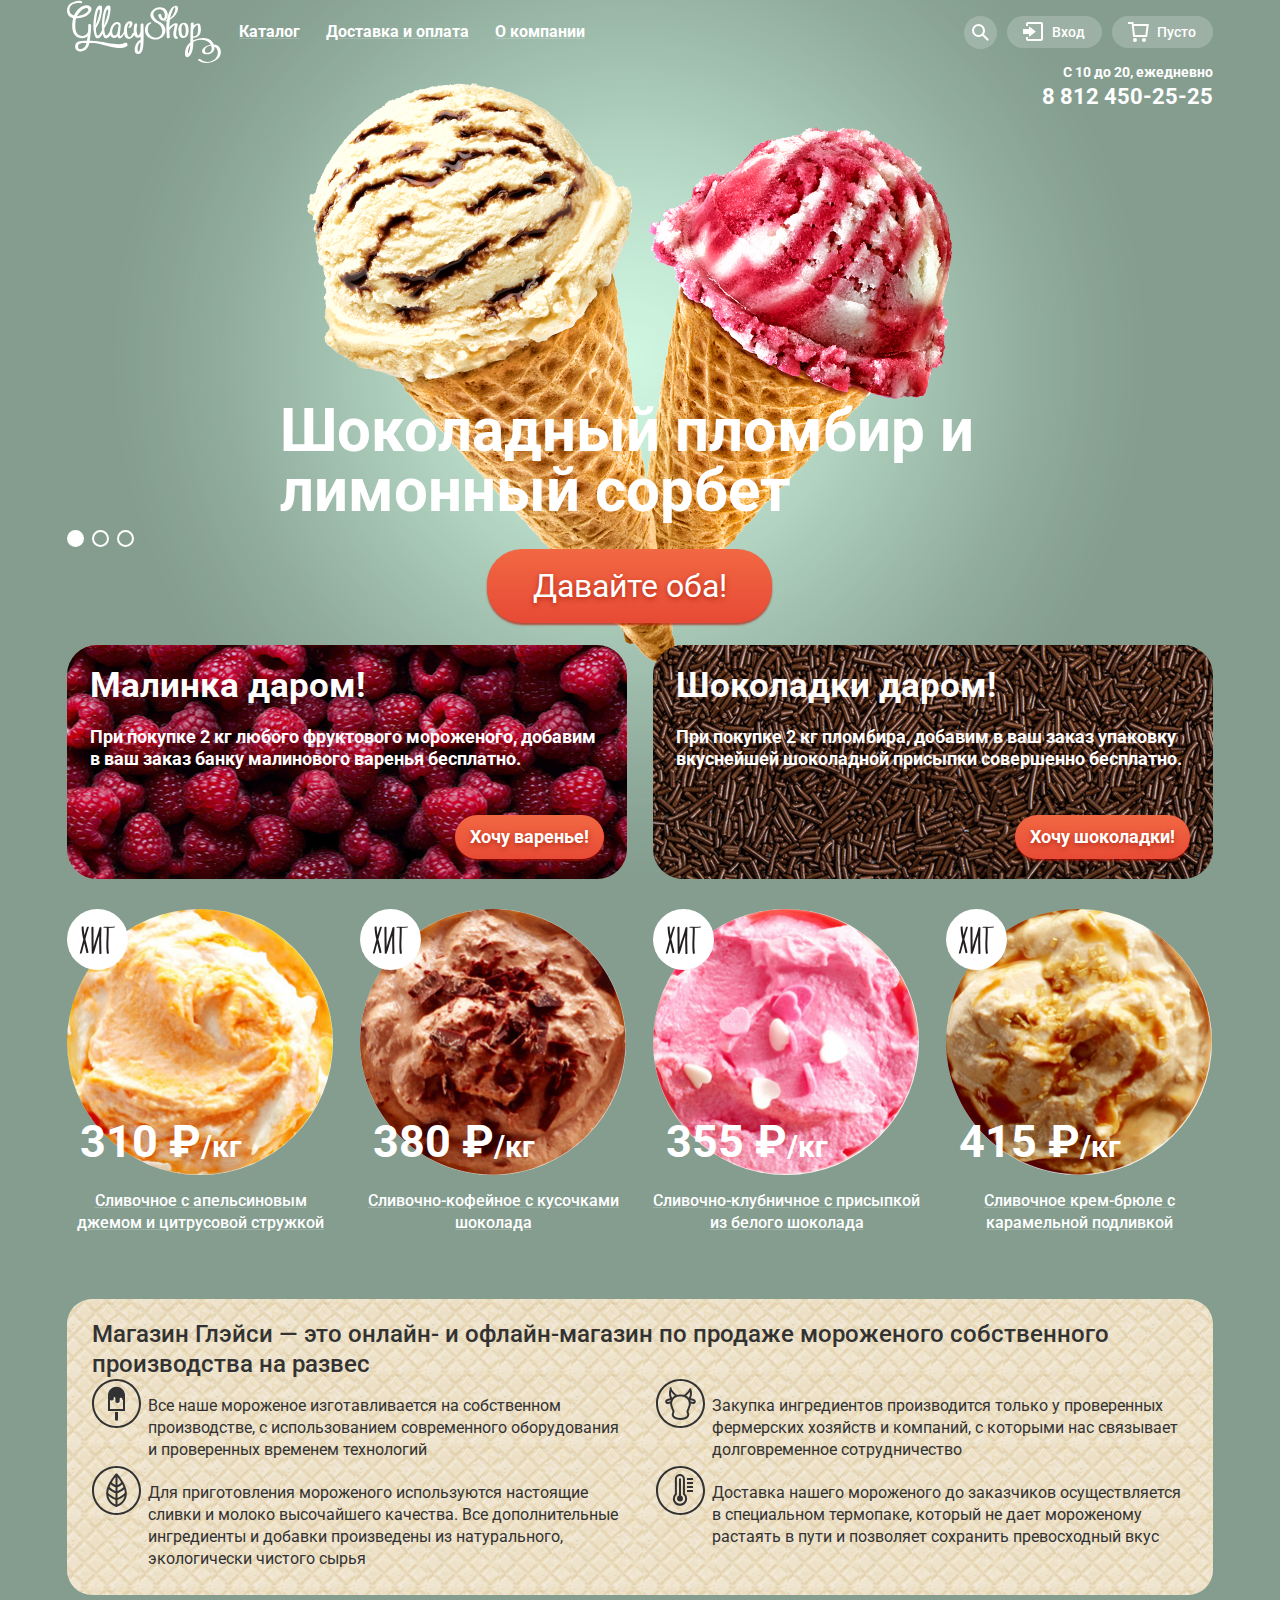
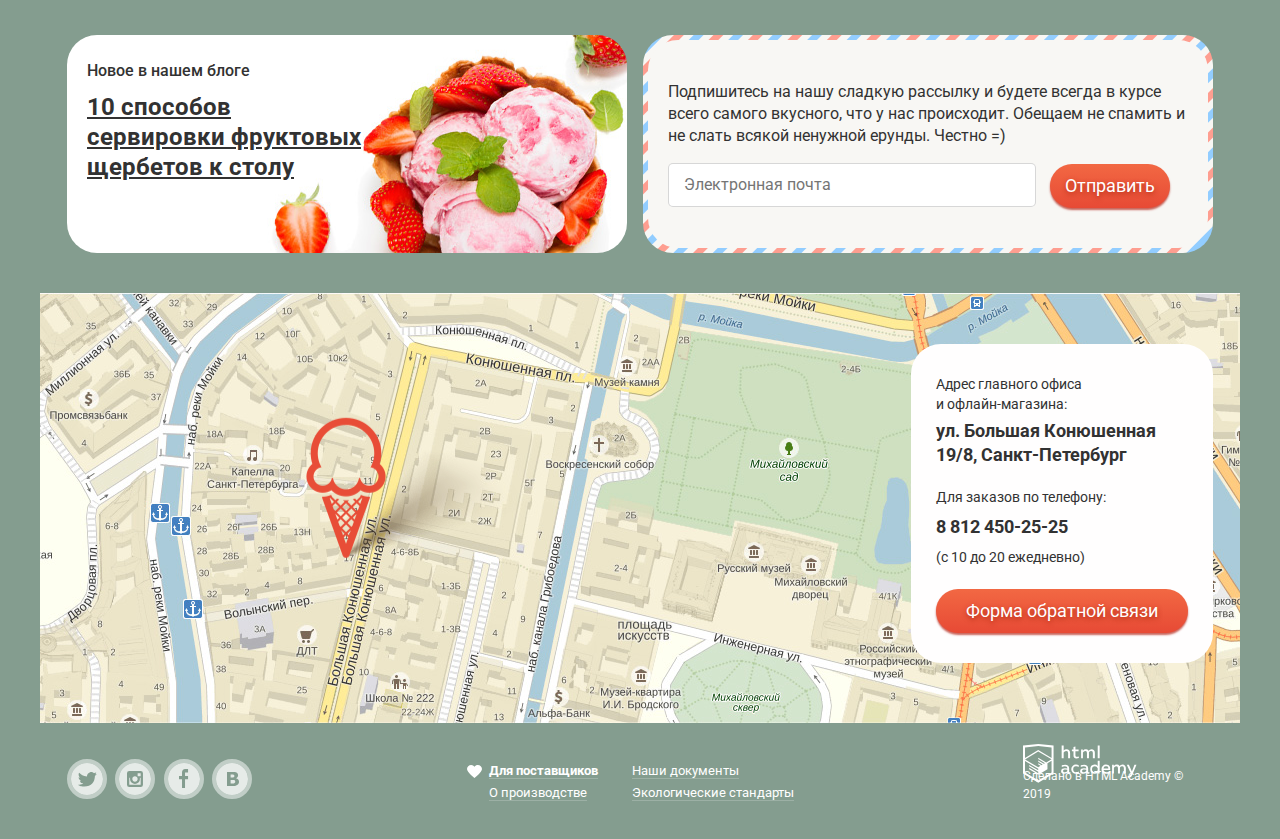
<file: index.html>
<!DOCTYPE html>
<html lang="ru">
<head>
  <meta charset="UTF-8">
  <meta name="description" content="">
  <meta name="keywords" content="">
  <meta name="viewport" content="width=device-width, initial-scale=1.0">
  <title>"Глейси"-Главная</title>
  <link rel="stylesheet" href="css/normalize.min.css">
  <link rel="stylesheet" href="css/style.css">
  <link rel="shortcut icon" href="img/service-img/favicon.ico" type="image/x-icon">
</head>
<body class="main-page">
  <header class="main-header container">
            <nav class="main-navigation">
              <a class="main-header-logo">
                <img src="img/service-img/Logo.svg" width="154" height="64" alt="Логотип магазина Глейси">
              </a>
              <ul class="menu">
                <li><a class="menu-link" href="#">Каталог</a>
                  <ul class="sub-menu">
                    <li class="new-items"><a href="#">Новинки</a></li>
                    <li><a href="catalog.html">Сливочное</a></li>
                    <li><a href="#">Щербеты</a></li>
                    <li><a href="#">Фруктовый лед</a></li>
                    <li><a href="#">Мелорин</a></li>
                  </ul>
                </li>
                <li><a class="menu-link" href="#">Доставка и оплата</a></li>
                <li><a class="menu-link" href="#">О компании</a></li>
              </ul>
            </nav>
            <div class="user-menu">
                  <div class="user-menu-item">
                    <a class="menu-link item-search" href="search.html"><span class="visually-hidden">поиск</span></a>
                    <section class="modal modal-search">
                        <h2 class="visually-hidden">поиск на сайте</h2>
                        <form class="search-form" action="#" method="post">
                          <label class="visually-hidden" for="search-input">поиск на сайте</label>
                          <input class="input search-input" id="search-input" type="search" name="search" placeholder="Что ищем?">
                        </form>
                      </section>
                  </div>
                  <div class="user-menu-item">
                    <a class="menu-link item-login" href="login.html">Вход</a>
                    <section class="modal modal-login">
                        <h2 class="visually-hidden" >Личный кабинет</h2>
                      <form class="login-form" action="https://echo.htmlacademy.ru" method="post">
                        <p>
                          <label class="visually-hidden" for="user-login">Электронная почта</label>
                          <input class="input input-login" id="user-login" type="email" name="login" placeholder="Электронная почта" required>
                        </p>
                        <p>
                          <label class="visually-hidden" for="user-password">Пароль</label>
                          <input class="input input-password" id="user-password" type="password" name="password" placeholder="Пароль" required>
                        </p>
                        <button class="btn">Войти</button>
                        <p>
                          <a class="login-link" href="#">Забыли пароль?</a>
                          <a class="login-link" href="#">Новая регистрация</a>
                        </p>
                      </form>
                    </section>
                  </div>
                  <div class="user-menu-item">
                    <a class="menu-link item-cart" href="cart.html">Пусто</a>
                  </div>
            </div>
          <p class="header-contacts">С 10 до 20, ежедневно<a class="header-phone" href="tel:+78124502525">8 812 450-25-25</a></p>
  </header>
 <main>
   <div class="container">
    <!--promo-->
    <section class="slider">
      <h2 class="visually-hidden">Вкусные предложения</h2>
      <div class="slider-controls">
          <button class="btn-slide btn-slide-active">Первый</button>
          <button class="btn-slide">Второй</button>
          <button class="btn-slide">Третий</button>
      </div>
      <ul class="slider-list">
        <li class="slide-img slide-img-active">
        <img src="img/content-img/slide-1.png" width="1045" height="881" alt="Крем-брюле и пломбир с малиновым джемом">
          <div class="slider-content">
            <h3 class="slide-title">Шоколадный пломбир и лимонный сорбет</h3>
            <a class="btn slide-btn" href="#">Давайте оба!</a>
          </div>
        </li>
        <li class="slide-img">
          <img src="img/content-img/slide-2.png" width="1045" height="881" alt="Шоколадный пломбир и лимонный сорбет">
          <div class="slider-content">
            <h3 class="slide-title">Шоколадный пломбир и лимонный сорбет</h3>
            <a class="btn slide-btn" href="#">Давайте оба!</a>
          </div>
        </li>
        <li class="slide-img">
          <img src="img/content-img/slide-3.png" width="1045" height="881" alt="Пломбир с помадкой и клубничный щербет">
          <div class="slider-content">
            <h3 class="slide-title">Пломбир с помадкой и клубничный щербет</h3>
            <a class="btn slide-btn" href="#">Давайте оба!</a>
          </div>
        </li>
      </ul>


    </section>
      <!--special-offers-->
  <section class="special-offer">
      <h2 class="visually-hidden">Специальные предложения</h2>
      <ul>
        <li>
          <h3 class="offer-title">Малинка даром!</h3>
          <p class="offer-text">
            При покупке 2 кг любого фруктового мороженого, добавим в ваш заказ банку малинового варенья бесплатно.
          </p>
          <a class="btn" href="#">Хочу варенье!</a>
        </li>
        <li>
          <h3 class="offer-title">Шоколадки даром!</h3>
          <p class="offer-text">
            При покупке 2 кг пломбира, добавим в ваш заказ упаковку вкуснейшей шоколадной присыпки совершенно бесплатно.
        </p>
          <a class="btn" href="#">Хочу шоколадки!</a>
        </li>
      </ul>
    </section>
    <!--hits-->
    <section class="catalog catalog-hits">
      <h2 class="visually-hidden">хиты продаж</h2>
      <ul class="catalog-list">
        <li class="catalog-item">
          <!-- при клике на ссылку открыается карточка товара-->
          <a class="product-wrap" href="#">
            <img class="product-preview" width="266" height="266" src="img/content-img/1.jpg" alt="Сливочное с апельсиновым джемом и цитрусовой стружкой">
            <h3 class="product-title">Сливочное с апельсиновым джемом и цитрусовой стружкой</h3>
          </a>
          <p class="product-price">310 &#8381;<span>/кг</span></p>
          <div class="hover-wrap">
           <a class="btn btn-hidden" href="#">Быстрый просмотр</a>
          </div>
        </li>
        <li class="catalog-item">
          <!-- при клике на ссылку открыается карточка товара-->
          <a class="product-wrap" href="catalog.html">
            <img class="product-preview" width="266" height="266" src="img/content-img/2.jpg" alt="Сливочно-кофейное с кусочками шоколада">
            <h3 class="product-title">Сливочно-кофейное с кусочками шоколада</h3>
          </a>
          <p class="product-price">380 &#8381;<span>/кг</span></p>
          <div class="hover-wrap">
            <a class="btn btn-hidden" href="#">Быстрый просмотр</a>
          </div>
        </li>
        <li class="catalog-item">
          <!-- при клике на ссылку открыается карточка товара-->
          <a class="product-wrap" href="#">
            <img class="product-preview" width="266" height="266" src="img/content-img/3.jpg" alt="Сливочно-клубничное с присыпкой из белого шоколада">
            <h3 class="product-title">Сливочно-клубничное с присыпкой из белого шоколада</h3>
          </a>
          <p class="product-price">355 &#8381;<span>/кг</span></p>
          <div class="hover-wrap">
            <a class="btn btn-hidden" href="#">Быстрый просмотр</a>
          </div>
        </li>
        <li class="catalog-item">
          <!-- при клике на ссылку открыается карточка товара-->
          <a class="product-wrap" href="#">
            <img class="product-preview" width="266" height="266" src="img/content-img/4.jpg" alt="Сливочное крем-брюле с карамельной подливкой">
            <h3 class="product-title">Сливочное крем-брюле с карамельной подливкой</h3>
          </a>
          <p class="product-price">415 &#8381;<span>/кг</span></p>
          <div class="hover-wrap">
            <a class="btn btn-hidden" href="#">Быстрый просмотр</a>
          </div>
        </li>
      </ul>
    </section>
    <section class="features">
      <h1 class="main-title">Магазин Глэйси — это онлайн- и офлайн-магазин по продаже мороженого собственного производства на развес</h1>
      <ul class="feature-list">
        <li class="feature-item feature-tech">
          Все наше мороженое изготавливается на собственном производстве, с использованием современного оборудования и проверенных временем технологий
        </li>
        <li class="feature-item feature-farm">
          Закупка ингредиентов  производится только у проверенных фермерских хозяйств и компаний, с которыми нас связывает долговременное сотрудничество
        </li>
        <li class="feature-item feature-raw">
          Для приготовления мороженого используются настоящие сливки и молоко высочайшего качества. Все дополнительные ингредиенты и добавки произведены из натурального, экологически чистого сырья
        </li>
        <li class="feature-item feature-delivery">
          Доставка нашего мороженого до заказчиков осуществляется в специальном термопаке, который не дает мороженому растаять в пути и позволяет сохранить превосходный вкус
        </li>
      </ul>
    </section>
    <section class="news">
    <h2 class="visually-hidden">Новости</h2>
    <!--blog-->
    <article class="news-item item-blog">
      <p>Новое в нашем блоге</p>
      <h2 class="blog-title"><a href="#">10 способов сервировки фруктовых щербетов к столу</a></h2>
    </article>
    <!--subscribe-->
    <div class="item-subscribe-wrap">
      <div class="news-item  item-subscribe">
        <p>Подпишитесь на нашу сладкую рассылку и будете всегда в курсе всего самого вкусного, что у нас происходит. Обещаем не спамить и не слать всякой ненужной ерунды. Честно =)</p>
        <form class="subscribe-form" action="#" method="post">
          <label class="visually-hidden" for="user-email">Электронная почта</label>
          <input class="input input-email" id="user-email" type="email" name="user-email" placeholder="Электронная почта" required>
          <button class="btn" type="submit">Отправить</button>
        </form>
      </div>
    </div>
    </section>
  </div>
  <section class="contacts">
    <h2 class="visually-hidden">контакты</h2>
    <div class="contacts-map">
      <div id="map" class="map"></div>
      <p class="map-static-wrap">
        <img src="img/service-img/map.jpg"  width="1200" height="430" alt="ул. Большая Конюшенная 19/8, Санкт-Петербург">
        <span class="map-pin"></span>
      </p>
    </div>
    <div class="container">
      <div class="contacts-block">
        <p>Адрес главного офиса и офлайн-магазина:</p>
        <p class="contacts-adress">ул. Большая Конюшенная 19/8, Санкт-Петербург</p>
        <p>Для заказов по телефону:<a class="contacts-phone" href="tel:+78124502525">8 812 450-25-25</a> (с 10 до 20 ежедневно)</p>
        <a class="btn btn-feedback" href="feedback.html">Форма обратной связи</a>
      </div>
    </div>
  </section>
 </main>
 <footer class="page-footer container">
   <ul class="footer-social">
     <li>
       <a class="social-btn" href="#" aria-label="магазин Глейси в Твиттер">
        <span class="visually-hidden">Твиттер</span>
        <svg xmlns="http://www.w3.org/2000/svg" width="32" height="32">
          <path fill="#FFF" d="M16 0C7.164 0 0 7.164 0 16c0 8.837 7.164 16 16 16 8.837 0 16-7.163 16-16 0-8.836-7.163-16-16-16zm7.944 12.809c-.251 6.516-3.463 10.832-10.992 10.702h-.486c-.447 0-4.543-.443-5.344-1.823 2.479.19 4.247-.406 5.12-1.136-1.048-.289-2.923-.461-3.251-2.848.384.104.618.221 1.299.113-1.307-.824-2.758-1.519-2.679-3.643.311.317 1.164.518 1.46.457-.768-.233-2.149-3.244-.974-4.781 1.984 1.79 4.075 3.482 7.804 3.643.227-2.214 1.24-3.699 3.168-4.325 1.84-.479 3.255.26 3.901 1.138.737-.224 1.453-.466 2.193-.685-.004.833-.569 1.463-.935 1.709.747.165 1.423-.475 1.423-.475-.184.963-1.094 1.725-1.707 1.954z"/>
        </svg>
      </a>
      </li>
     <li>
       <a class="social-btn" href="#" aria-label="магазин Глейси в Инстраграмм">
         <span class="visually-hidden">Инстраграмм</span>
         <svg xmlns="http://www.w3.org/2000/svg" width="32" height="32">
          <g fill="#FFF">
            <path d="M20.916 16a4.938 4.938 0 1 1-9.877 0c0-.394.051-.773.138-1.14h-.897v6.838h11.396V14.86h-.897c.086.367.137.746.137 1.14z"/><path d="M15.978 18.659c1.466 0 2.659-1.193 2.659-2.659s-1.193-2.659-2.659-2.659c-1.466 0-2.659 1.193-2.659 2.659s1.192 2.659 2.659 2.659zM18.637 10.302h3.039v3.039h-3.039z"/>
            <path d="M16 0C7.164 0 0 7.164 0 16c0 8.837 7.164 16 16 16 8.837 0 16-7.163 16-16 0-8.836-7.163-16-16-16zm7.955 21.698a2.285 2.285 0 0 1-2.279 2.279H10.279A2.285 2.285 0 0 1 8 21.698V10.302a2.286 2.286 0 0 1 2.279-2.279h11.396a2.286 2.286 0 0 1 2.279 2.279v11.396z"/></g>
        </svg>
        </a>
      </li>
     <li>
      <a class="social-btn" href="#" aria-label="магазин Глейси в Фейсбуке">
        <span class="visually-hidden">Фейсбук</span>
        <svg xmlns="http://www.w3.org/2000/svg" width="32" height="32">
          <path fill="#FFF" d="M16 0C7.164 0 0 7.163 0 16s7.164 16 16 16c8.837 0 16-7.164 16-16S24.837 0 16 0zm4.062 9.455h-3.021v3.444h3.021v3.445h-3.021v8.61H14.02v-8.61H11v-3.445h3.021V9.455c0-1.902 1.353-3.445 3.021-3.445h3.021v3.445z"/>
        </svg>
      </a>
    </li>
     <li>
       <a class="social-btn" href="#" aria-label="магазин Глейси во Вконтакте">
         <span class="visually-hidden">Вконтакте</span>
         <svg xmlns="http://www.w3.org/2000/svg" width="32" height="32">
          <g fill="#FFF">
            <path d="M16.637 14.495c.402-.019.719-.082.951-.188.326-.145.54-.33.641-.559.101-.229.15-.496.15-.797 0-.232-.058-.465-.174-.697-.116-.232-.322-.405-.617-.517-.264-.1-.592-.155-.984-.165a76.242 76.242 0 0 0-1.652-.014h-.339v2.965h.565c.571 0 1.057-.009 1.459-.028zM18.118 17.084c-.282-.081-.672-.125-1.166-.132a127.97 127.97 0 0 0-1.55-.009h-.79v3.493h.264c1.014 0 1.74-.003 2.18-.009a3.2 3.2 0 0 0 1.212-.245c.377-.157.633-.364.774-.625s.214-.562.214-.9c0-.446-.088-.788-.261-1.03-.17-.241-.464-.423-.877-.543z"/>
            <path d="M16 0C7.164 0 0 7.164 0 16c0 8.837 7.164 16 16 16 8.837 0 16-7.163 16-16 0-8.836-7.163-16-16-16zm6.602 20.531a3.73 3.73 0 0 1-1.124 1.327c-.552.415-1.161.71-1.823.886s-1.501.264-2.519.264h-6.121V8.987h5.443c1.13 0 1.957.038 2.48.113a5.126 5.126 0 0 1 1.561.5c.533.27.929.632 1.189 1.087.26.455.392.975.392 1.558 0 .678-.179 1.278-.536 1.795-.358.518-.863.92-1.517 1.208v.075c.917.182 1.642.559 2.179 1.13.537.571.807 1.325.807 2.261 0 .678-.138 1.283-.411 1.817z"/>
          </g>
        </svg>
        </a>
      </li>
   </ul>
   <ul class="footer-menu">
     <li class="suppliers"><a href="#">Для поставщиков</a></li>
     <li><a href="#">Наши документы</a></li>
     <li><a href="#">О производстве</a></li>
     <li><a href="#">Экологические стандарты</a></li>
   </ul>
   <p class="footer-copyright">
      <a class="copyright-btn" href="https://htmlacademy.ru" aria-label="сайт разработчиков"><span class="visually-hidden">HTML Academy</span></a>
      <span>Сделано в HTML Academy &copy; 2019</span>
    </p>
 </footer>
 <section class="modal modal-feedback">
  <h2 class="visually-hidden">обратная связь</h2>
  <b>Мы обязательно вам ответим!</b>
  <form class="feedback-form" action="https://echo.htmlacademy.ru" method="post">
    <p>
      <label class="visually-hidden" for="user-name">имя</label>
      <input class="input feedback-input" type="text" name="fedback-name" id="user-name" placeholder="Как вас зовут?">
    </p>
    <p>
      <label class="visually-hidden" for="feddback-email">почта</label>
      <input class="input feedback-input" type="email" name="feddback-email" id="feddback-email" placeholder="Ваша почта для ответа?">
    </p>
    <p>
      <label class="visually-hidden" for="message">текст обращения</label>
      <textarea class="input feedback-message" name="message" id="message" rows="6" placeholder="Напишите что-нибудь..."></textarea>
    </p>
    <button class="btn" type="submit">Отправить</button>
  </form>
  <button class="modal-close" type="button" aria-label="закрыть форму обратной связи">Закрыть</button>
 </section>
 <div class="overlay"></div>
 <script src="https://api-maps.yandex.ru/2.1/?apikey=<3e3d67cb-e68e-4bba-af9b-1404fe80264e>&lang=ru_RU" type="text/javascript"></script>
 <script src="js/main.js"></script>
</body>
</html>
</file>
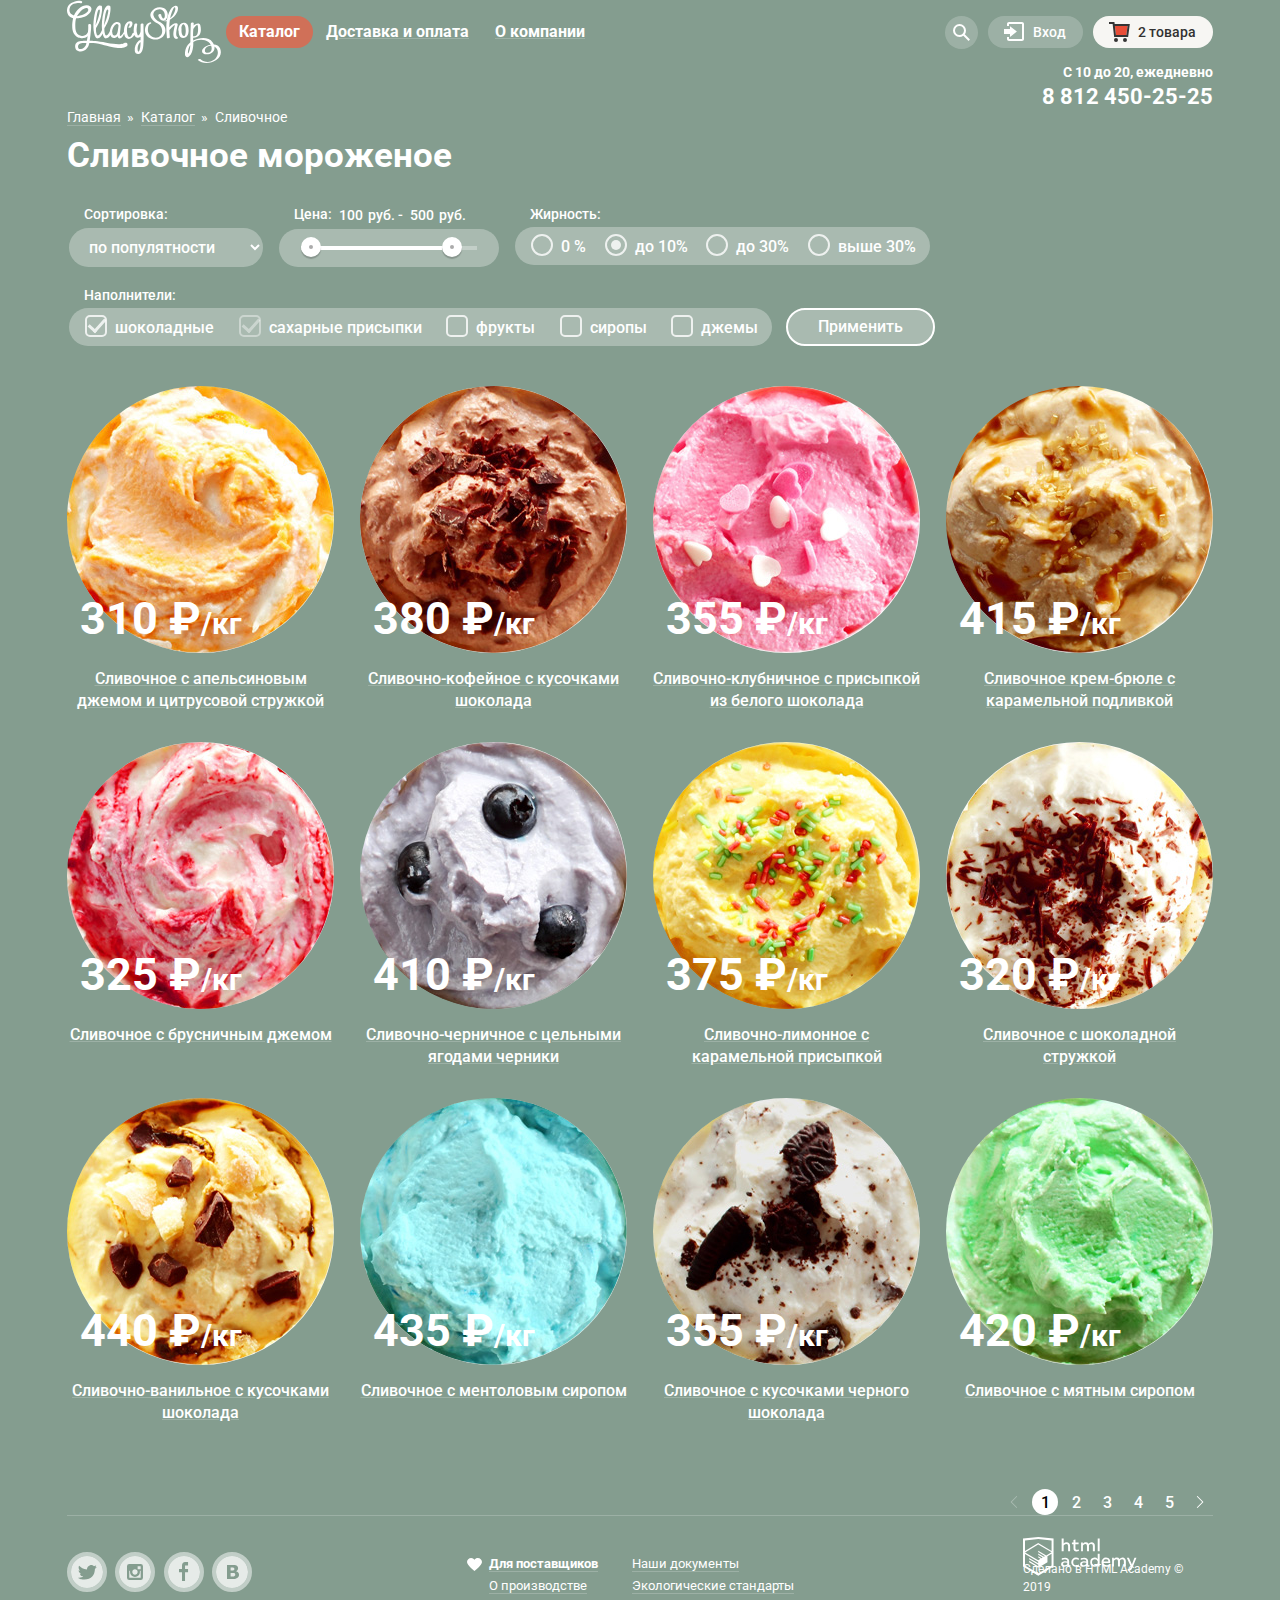
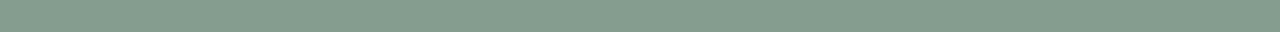
<file: catalog.html>
<!DOCTYPE html>
<html lang="en">
<head>
    <meta charset="UTF-8">
    <meta name="viewport" content="width=device-width, initial-scale=1.0">
    <meta http-equiv="X-UA-Compatible" content="ie=edge">
    <meta name="description" content="">
    <meta name="keywords" content="">
    <meta name="viewport" content="width=device-width, initial-scale=1.0">
    <title>"Глейси"-Каталог</title>
    <link rel="stylesheet" href="css/normalize.min.css">
    <link rel="stylesheet" href="css/style.css">
    <link rel="shortcut icon" href="img/service-img/favicon.ico" type="image/x-icon">
</head>
<body class="inner-page">
    <header class="main-header container">
            <nav class="main-navigation">
              <a class="main-header-logo" href="index.html">
                <img src="img/service-img/Logo.svg" width="154" height="64" alt="Логотип магазина Глейси">
              </a>
              <ul class="menu">
                <li><a class="menu-link active" href="#">Каталог</a>
                  <ul class="sub-menu">
                    <li class="new-items"><a href="#">Новинки</a></li>
                    <li class="sub-menu-active"><a href="catalog.html">Сливочное</a></li>
                    <li><a href="#">Щербеты</a></li>
                    <li><a href="#">Фруктовый лед</a></li>
                    <li><a href="#">Мелорин</a></li>
                  </ul>
                </li>
                <li><a class="menu-link" href="#">Доставка и оплата</a></li>
                <li><a class="menu-link" href="#">О компании</a></li>
              </ul>
            </nav>
            <div class="user-menu">
                  <div class="user-menu-item">
                    <a class="menu-link item-search" href="search.html"><span class="visually-hidden">поиск</span></a>
                    <section class="modal modal-search">
                        <h2 class="visually-hidden">поиск на сайте</h2>
                        <form class="search-form" action="#" method="post">
                          <label class="visually-hidden" for="search-input">поиск на сайте</label>
                          <input class="input search-input" id="search-input" type="search" name="search" placeholder="Что ищем?">
                        </form>
                      </section>
                  </div>
                  <div class="user-menu-item">
                    <a class="menu-link item-login" href="login.html">Вход</a>
                    <section class="modal modal-login">
                        <h2 class="visually-hidden" >Личный кабинет</h2>
                      <form class="login-form" action="https://echo.htmlacademy.ru" method="post">
                        <p>
                          <label class="visually-hidden" for="user-login">Электронная почта</label>
                          <input class="input input-login" id="user-login" type="email" name="login" placeholder="Электронная почта">
                        </p>
                        <p>
                          <label class="visually-hidden" for="user-password">Пароль</label>
                          <input class="input input-password" id="user-password" type="password" name="password" placeholder="Пароль">
                        </p>
                        <button class="btn">Войти</button>
                        <p>
                          <a class="login-link" href="#">Забыли пароль?</a>
                          <a class="login-link" href="#">Новая регистрация</a>
                        </p>
                      </form>
                    </section>
                  </div>
                  <div class="user-menu-item">
                    <a class="menu-link item-cart cart-fill" href="cart.html">2 товара</a>
                    <section class="modal modal-cart">
                      <h2 class="visually-hidden">корзина</h2>
                      <table class="cart-table">
                          <tr class="cart-table-row">
                            <td><button class="cart-close" type="button">удалить</button></td>
                            <td class="product-img"><img src="img/content-img/1.jpg" width="33" height="33" alt="Пломбир с апельсиновым джемом"></td>
                            <td class="product-description product-title"><a href="#">Пломбир с апельсиновым джемом</a></td>
                            <td class="product-description product-weight">1,5 кг x <span class="price-weight">200 руб.</span></td>
                            <td class="product-description cart-price">300 руб.</td>
                          </tr>
                          <tr class="cart-table-row">
                            <td><button class="cart-close" type="button">удалить</button></td>
                            <td class="product-img"><img src="img/content-img/3.jpg" width="33" height="33" alt="Клубничный пломбир с присыпкой
                              из белого шоколада"></td>
                            <td class="product-description product-title "><a href="#">Клубничный пломбир с присыпкой
                              из белого шоколада</a></td>
                            <td class="product-description product-weight">1,5 кг x <span class="price-weight">300 руб.</span></td>
                            <td class="product-description cart-price">450 руб.</td>
                          </tr>
                      </table>
                      <p class="cart-total">Итого: <span class="total-price">750</span> руб.</p>
                      <button class="btn" type="button">Оформить заказ</button>
                  </section>
                  </div>
            </div>
          <p class="header-contacts">С 10 до 20, ежедневно<a class="header-phone" href="tel:+78124502525">8 812 450-25-25</a></p>
    </header>
    <main class="container">
        <ul class="breadcrumbs">
            <li><a href="index.html">Главная</a></li>
            <li><a href="#">Каталог</a></li>
            <li class="breadcrumbs-current">Сливочное</li>
        </ul>
        <h1 class="main-title">Cливочное мороженое</h1>
        <!--filters-->
        <section class="filters">
            <h2 class="visually-hidden">Фильтр товаров</h2>
            <form class="filter" method="get" action="https://echo.htmlacademy.ru">
                <fieldset class="filter-group group-sort">
                    <label class="filter-group-title" for="filter-sort">Cортировка:</label>
                    <p class="filter-field">
                      <select name="filter-sort" id="filter-sort">
                        <option value="1">по популятности</option>
                        <option value="2">сначала недорогие</option>
                        <option value="3">сначала дорогие</option>
                          <option value="4">по жирности</option>
                      </select>
                    </p>
                </fieldset>
                <fieldset class="filter-group group-price">
                    <div>
                      <div class="filter-group-title">
                        <span>Цена:</span>
                        <div class="price-controls">
                          <label class="min-price">
                              <input type="text" name="min-price" value="100">
                              руб. -
                          </label>
                          <label class="max-price">
                              <input type="text" name="min-price" value=500>
                              руб.
                          </label>
                        </div>
                      </div>
                    </div>
                    <div class="filter-field">
                      <div class="range-controls">
                        <div class="scale">
                          <div class="bar"></div>
                        </div>
                        <div class="range-toggle range-toggle-min"></div>
                        <div class="range-toggle range-toggle-max"></div>
                      </div>
                    </div>
                </fieldset>
                <fieldset class="filter-group group-fat">
                    <legend>Жирность:</legend>
                    <ul class="filter-field">
                        <li class="filter-option">
                            <input class="visually-hidden filter-input filter-input-radio"  type="radio" name="fat-content" id="filter-fat-free" value="fat-free">
                            <label for="filter-fat-free">0 %</label>
                        </li>
                        <li class="filter-option">
                            <input class="visually-hidden filter-input filter-input-radio" type="radio" name="fat-content" id="filter-low-fat" value="low-fat" checked>
                            <label for="filter-low-fat">до 10%</label>
                        </li>
                        <li class="filter-option">
                            <input class="visually-hidden filter-input filter-input-radio" type="radio" name="fat-content" id="filter-average-fat" value="average-fat">
                            <label for="filter-average-fat">до 30%</label>
                        </li>
                        <li class="filter-option">
                            <input class="visually-hidden filter-input filter-input-radio"  type="radio" name="fat-content" id="filter-fat" value="fat">
                            <label for="filter-fat">выше 30%</label>
                        </li>
                    </ul>
                </fieldset>
                <fieldset class="filter-group group-filler">
                    <legend>Наполнители:</legend>
                    <ul class="filter-field">
                        <li class="filter-option">
                            <input class="visually-hidden filter-input filter-input-checkbox checked"  type="checkbox" name="chocolate" id="filter-chocolate" checked>
                            <label for="filter-chocolate">шоколадные</label>
                        </li>
                        <li class="filter-option">
                            <input class="visually-hidden filter-input filter-input-checkbox checked"  type="checkbox" name="sugar powder" id="filter-sugar-powder" checked disabled>
                            <label for="filter-sugar-powder">сахарные присыпки</label>
                        </li>
                        <li class="filter-option">
                            <input class="visually-hidden filter-input filter-input-checkbox"  type="checkbox" name="fructs" id="filter-fructs">
                            <label for="filter-fructs">фрукты</label>
                        </li>
                        <li class="filter-option">
                            <input class="visually-hidden filter-input filter-input-checkbox"  type="checkbox" name="sirup" id="filter-sirup">
                            <label for="filter-sirup">сиропы</label>
                        </li>
                        <li class="filter-option">
                            <input class="visually-hidden filter-input filter-input-checkbox"  type="checkbox" name="jam" id="filter-jam">
                            <label for="filter-jam">джемы</label>
                        </li>
                    </ul>
                </fieldset>
                <button class="filter-btn">Применить</button>
            </form>
        </section>
        <section class="catalog">
            <h2 class="visually-hidden">список сливочного мороженного</h2>
            <ul class="catalog-list">
                <li class="catalog-item">
                    <a class="product-wrap" href="#">
                     <img class="product-preview" src="img/content-img/1.jpg" alt="Сливочное с апельсиновым джемом и цитрусовой стружкой">
                     <h3 class="product-title">Сливочное с апельсиновым джемом и цитрусовой стружкой</h3>
                    </a>
                    <p class="product-price">310 &#8381;<span>/кг</span></p>
                    <div class="hover-wrap">
                      <a class="btn btn-hidden" href="#">Быстрый просмотр</a>
                    </div>
                </li>
                <li class="catalog-item">
                    <a class="product-wrap" href="#">
                     <img class="product-preview" src="img/content-img/2.jpg" alt="Сливочно-кофейное с кусочками шоколада">
                      <h3 class="product-title">Сливочно-кофейное с кусочками шоколада</h3>
                    </a>
                     <p class="product-price">380 &#8381;<span>/кг</span></p>
                     <div class="hover-wrap">
                      <a class="btn btn-hidden" href="#">Быстрый просмотр</a>
                    </div>
                </li>
                <li class="catalog-item">
                    <a class="product-wrap"  href="#">
                        <img class="product-preview" src="img/content-img/3.jpg" alt="Сливочно-клубничное с присыпкой из белого шоколада">
                         <h3 class="product-title">Сливочно-клубничное с присыпкой из белого шоколада</h3>
                    </a>
                    <p class="product-price">355 &#8381;<span>/кг</span></p>
                    <div class="hover-wrap">
                      <a class="btn btn-hidden" href="#">Быстрый просмотр</a>
                    </div>
                </li>
                <li class="catalog-item">
                    <a class="product-wrap"  href="#">
                     <img class="product-preview" src="img/content-img/4.jpg" alt="Сливочное крем-брюле с карамельной подливкой">
                     <h3 class="product-title">Сливочное крем-брюле с карамельной подливкой</h3>
                    </a>
                    <p class="product-price">415 &#8381;<span>/кг</span></p>
                    <div class="hover-wrap">
                      <a class="btn btn-hidden" href="#">Быстрый просмотр</a>
                    </div>
                </li>
                <li class="catalog-item">
                    <a class="product-wrap"  href="#">
                     <img class="product-preview" src="img/content-img/5.jpg" alt="Сливочное с брусничным джемом">
                     <h3 class="product-title">Сливочное с брусничным джемом</h3>
                    </a>
                    <p class="product-price">325 &#8381;<span>/кг</span></p>
                    <div class="hover-wrap">
                      <a class="btn btn-hidden" href="#">Быстрый просмотр</a>
                    </div>
                </li>
                <li class="catalog-item">
                    <a class="product-wrap"  href="#">
                     <img class="product-preview" src="img/content-img/6.jpg" alt="Сливочно-черничное с цельными ягодами черники">
                      <h3 class="product-title">Сливочно-черничное с цельными ягодами черники</h3>
                    </a>
                    <p class="product-price">410 &#8381;<span>/кг</span></p>
                    <div class="hover-wrap">
                      <a class="btn btn-hidden" href="#">Быстрый просмотр</a>
                    </div>
                </li>
                <li class="catalog-item">
                    <a class="product-wrap"  href="#">
                     <img class="product-preview" src="img/content-img/7.jpg" alt="Сливочно-лимонное с карамельной присыпкой">
                     <h3 class="product-title">Сливочно-лимонное с карамельной присыпкой</h3>
                    </a>
                    <p class="product-price">375 &#8381;<span>/кг</span></p>
                    <div class="hover-wrap">
                      <a class="btn btn-hidden" href="#">Быстрый просмотр</a>
                    </div>
                </li>
                <li class="catalog-item">
                 <a class="product-wrap"  href="#">
                    <img class="product-preview" src="img/content-img/8.jpg" alt="Сливочное с шоколадной стружкой">
                    <h3 class="product-title">Сливочное с шоколадной стружкой</h3>
                 </a>
                 <p class="product-price">320 &#8381;<span>/кг</span></p>
                 <div class="hover-wrap">
                  <a class="btn btn-hidden" href="#">Быстрый просмотр</a>
                </div>
                </li>
                <li class="catalog-item">
                 <a class="product-wrap"  href="#">
                    <img class="product-preview" src="img/content-img/9.jpg" alt="Сливочно-ванильное с кусочками шоколада">
                    <h3 class="product-title">Сливочно-ванильное с кусочками шоколада</h3>
                 </a>
                 <p class="product-price">440 &#8381;<span>/кг</span></p>
                 <div class="hover-wrap">
                  <a class="btn btn-hidden" href="#">Быстрый просмотр</a>
                </div>
                </li>
                <li class="catalog-item">
                    <a class="product-wrap"  href="#">
                     <img class="product-preview" src="img/content-img/10.jpg" alt="Сливочноe с ментоловым сиропом">
                    <h3 class="product-title">Сливочноe с ментоловым сиропом</h3>
                    </a>
                     <p class="product-price">435 &#8381;<span>/кг</span></p>
                     <div class="hover-wrap">
                      <a class="btn btn-hidden" href="#">Быстрый просмотр</a>
                    </div>
                </li>
                <li class="catalog-item">
                    <a class="product-wrap"  href="#">
                     <img class="product-preview" src="img/content-img/11.jpg" alt="Сливочное с кусочками черного шоколада">
                      <h3 class="product-title">Сливочное с кусочками черного шоколада</h3>
                     </a>
                    <p class="product-price">355 &#8381;<span>/кг</span></p>
                    <div class="hover-wrap">
                      <a class="btn btn-hidden" href="#">Быстрый просмотр</a>
                    </div>
                </li>
                <li class="catalog-item">
                 <a class="product-wrap"  href="#">
                 <img class="product-preview" src="img/content-img/12.jpg" alt="Сливочное с мятным сиропом">
                 <h3 class="product-title">Сливочное с мятным сиропом</h3>
                 </a>
                <p class="product-price">420 &#8381;<span>/кг</span></p>
                <div class="hover-wrap">
                  <a class="btn btn-hidden" href="#">Быстрый просмотр</a>
                </div>
                </li>
            </ul>
            <div class="pagination-wrap">
              <a class="pagination-controls pagination-prev" href="#" aria-label="назад"></a>
              <ul class="pagination-list">
                <li class="pagination-item pagination-item-current"><a href="#">1</a></li>
                <li class="pagination-item"><a href="#">2</a></li>
                <li class="pagination-item"><a href="#">3</a></li>
                <li class="pagination-item"><a href="#">4</a></li>
                <li class="pagination-item"><a href="#">5</a></li>
              </ul>
              <a class="pagination-controls pagination-next" href="#" aria-label="вперед"></a>
            </div>
        </section>
    </main>

    <footer class="page-footer container">
        <ul class="footer-social">
          <li>
            <a class="social-btn" href="#" target="_blank" aria-label="магазин Глейси в Твиттер">
             <span class="visually-hidden">Твиттер</span>
             <svg xmlns="http://www.w3.org/2000/svg" width="32" height="32">
               <path fill="#FFF" d="M16 0C7.164 0 0 7.164 0 16c0 8.837 7.164 16 16 16 8.837 0 16-7.163 16-16 0-8.836-7.163-16-16-16zm7.944 12.809c-.251 6.516-3.463 10.832-10.992 10.702h-.486c-.447 0-4.543-.443-5.344-1.823 2.479.19 4.247-.406 5.12-1.136-1.048-.289-2.923-.461-3.251-2.848.384.104.618.221 1.299.113-1.307-.824-2.758-1.519-2.679-3.643.311.317 1.164.518 1.46.457-.768-.233-2.149-3.244-.974-4.781 1.984 1.79 4.075 3.482 7.804 3.643.227-2.214 1.24-3.699 3.168-4.325 1.84-.479 3.255.26 3.901 1.138.737-.224 1.453-.466 2.193-.685-.004.833-.569 1.463-.935 1.709.747.165 1.423-.475 1.423-.475-.184.963-1.094 1.725-1.707 1.954z"/>
             </svg>
           </a>
           </li>
          <li>
            <a class="social-btn" href="#" target="_blank" aria-label="магазин Глейси в Инстраграмм">
              <span class="visually-hidden">Инстраграмм</span>
              <svg xmlns="http://www.w3.org/2000/svg" width="32" height="32">
               <g fill="#FFF">
                 <path d="M20.916 16a4.938 4.938 0 1 1-9.877 0c0-.394.051-.773.138-1.14h-.897v6.838h11.396V14.86h-.897c.086.367.137.746.137 1.14z"/><path d="M15.978 18.659c1.466 0 2.659-1.193 2.659-2.659s-1.193-2.659-2.659-2.659c-1.466 0-2.659 1.193-2.659 2.659s1.192 2.659 2.659 2.659zM18.637 10.302h3.039v3.039h-3.039z"/>
                 <path d="M16 0C7.164 0 0 7.164 0 16c0 8.837 7.164 16 16 16 8.837 0 16-7.163 16-16 0-8.836-7.163-16-16-16zm7.955 21.698a2.285 2.285 0 0 1-2.279 2.279H10.279A2.285 2.285 0 0 1 8 21.698V10.302a2.286 2.286 0 0 1 2.279-2.279h11.396a2.286 2.286 0 0 1 2.279 2.279v11.396z"/></g>
             </svg>
             </a>
           </li>
          <li>
           <a class="social-btn" href="#" target="_blank" aria-label="магазин Глейси в Фейсбуке">
             <span class="visually-hidden">Фейсбук</span>
             <svg xmlns="http://www.w3.org/2000/svg" width="32" height="32">
               <path fill="#FFF" d="M16 0C7.164 0 0 7.163 0 16s7.164 16 16 16c8.837 0 16-7.164 16-16S24.837 0 16 0zm4.062 9.455h-3.021v3.444h3.021v3.445h-3.021v8.61H14.02v-8.61H11v-3.445h3.021V9.455c0-1.902 1.353-3.445 3.021-3.445h3.021v3.445z"/>
             </svg>
           </a>
         </li>
          <li>
            <a class="social-btn" href="#" target="_blank" aria-label="магазин Глейси во Вконтакте">
              <span class="visually-hidden">Вконтакте</span>
              <svg xmlns="http://www.w3.org/2000/svg" width="32" height="32">
               <g fill="#FFF">
                 <path d="M16.637 14.495c.402-.019.719-.082.951-.188.326-.145.54-.33.641-.559.101-.229.15-.496.15-.797 0-.232-.058-.465-.174-.697-.116-.232-.322-.405-.617-.517-.264-.1-.592-.155-.984-.165a76.242 76.242 0 0 0-1.652-.014h-.339v2.965h.565c.571 0 1.057-.009 1.459-.028zM18.118 17.084c-.282-.081-.672-.125-1.166-.132a127.97 127.97 0 0 0-1.55-.009h-.79v3.493h.264c1.014 0 1.74-.003 2.18-.009a3.2 3.2 0 0 0 1.212-.245c.377-.157.633-.364.774-.625s.214-.562.214-.9c0-.446-.088-.788-.261-1.03-.17-.241-.464-.423-.877-.543z"/>
                 <path d="M16 0C7.164 0 0 7.164 0 16c0 8.837 7.164 16 16 16 8.837 0 16-7.163 16-16 0-8.836-7.163-16-16-16zm6.602 20.531a3.73 3.73 0 0 1-1.124 1.327c-.552.415-1.161.71-1.823.886s-1.501.264-2.519.264h-6.121V8.987h5.443c1.13 0 1.957.038 2.48.113a5.126 5.126 0 0 1 1.561.5c.533.27.929.632 1.189 1.087.26.455.392.975.392 1.558 0 .678-.179 1.278-.536 1.795-.358.518-.863.92-1.517 1.208v.075c.917.182 1.642.559 2.179 1.13.537.571.807 1.325.807 2.261 0 .678-.138 1.283-.411 1.817z"/>
               </g>
             </svg>
             </a>
           </li>
        </ul>
        <ul class="footer-menu">
          <li class="suppliers"><a href="#">Для поставщиков</a></li>
          <li><a href="#">Наши документы</a></li>
          <li><a href="#">О производстве</a></li>
          <li><a href="#">Экологические стандарты</a></li>
        </ul>
        <p class="footer-copyright">
           <a class="copyright-btn" href="https://htmlacademy.ru" aria-label="сайт разработчиков"><span class="visually-hidden">HTML Academy</span></a>
           <span>Сделано в HTML Academy &copy; 2019</span>
         </p>
      </footer>

</body>
</html>
</file>
<file: css/style.css>
@import url('https://fonts.googleapis.com/css?family=Roboto:400,500,700&display=swap&subset=cyrillic,latin-ext');

html {
  box-sizing: border-box;
}

*,
*::before,
*::after {
  box-sizing: inherit;
}

a {
  text-decoration: none;
}

img {
  max-width: 100%;
  height: auto;
}

body {
  min-width: 1200px;
  margin: 0 auto;


  font-family: 'Roboto', 'Arial', sans-serif;
  font-size: 16px;
  font-weight: 400;
  line-height: 22px;
  color: #ffffff;

  background-color: #849d8f;
}

.container {
  width: 1146px;
  margin: 0 auto;
}

.visually-hidden:not(:focus):not(:active),
input[type='checkbox'].visually-hidden,
input[type='radio'].visually-hidden {
  position: absolute;

  overflow: hidden;
  clip: rect(0 0 0 0);
  width: 1px;
  height: 1px;
  margin: -1px;
  padding: 0;

  white-space: nowrap;

  border: 0;

  -webkit-clip-path: inset(100%);
          clip-path: inset(100%);
}

.input {
  box-sizing: border-box;
  width: 100%;
  padding: 10px 15px;

  font: inherit;
  font-weight: 700;
  color: #323232;

  border: 1px solid rgba(178, 178, 178, .52);
  border-radius: 5px;

  transition: border-color ease .3s, box-shadow-color ease .3s;
}

.input:hover {
  border-color: #9a9a9a;
  box-shadow: 0 0 0 1px #9a9a9a;
}

.input:focus {
  border-color: #2e88e4;
  box-shadow: 0 0 0 1px #2e88e4;
}

.input::-webkit-input-placeholder {
  font-weight: 400;
}

.input:-ms-input-placeholder {
  font-weight: 400;
}

.input::-ms-input-placeholder {
  font-weight: 400;
}

.input::placeholder {
  font-weight: 400;
}

.input:focus::-webkit-input-placeholder {
  color: transparent;
};

.input:focus:-ms-input-placeholder {
  color: transparent;
}

.input:focus::-ms-input-placeholder {
  color: transparent;
}

.input:focus::placeholder {
  color: transparent;
}

.btn {
  display: inline-block;
  padding: 10px 15px;

  font: inherit;
  font-size: 18px;
  line-height: 24px;
  color: #ffffff;
  text-align: center;
  vertical-align: middle;

  border: none;
  border-radius: 35px;
  background-color: #f26843;
  background-color: #e74a35;
  background-image: linear-gradient(to top, #e74a35 0%, #f26843 100%);
  box-shadow: 0 2px 2px rgba(172, 16, 0, .64);
  text-shadow: 0 2px 5px rgba(160, 32, 11, .76);

  transition: background-image ease .3s;
}

.btn:hover,
.btn:focus {
  background-color: #ec6e5d;
  background: linear-gradient(to bottom, #f58669 0%, #ec6f5e 100%);
  box-shadow: 0 2px 2px rgba(172, 16, 0, 1);
}

.btn:active {
  color: #fceeec;

  background-color: #f26843;
  background: linear-gradient(to bottom, #d84732 0%, #e1613e 100%);
  box-shadow: inset 0 2px 2px rgba(172, 16, 0, 1);
}

/*header*/

.main-header {
  display: flex;
  justify-content: space-between;
  flex-wrap: wrap;

  position: relative;
  z-index: 2;
}

.main-navigation {
  display: flex;
  width: 659px;

  align-items: center;
}

.main-header-logo {
  width: 154px;
  height: 64px;
}

.menu {
  display: flex;
  width: 500px;
  margin: 0;
  margin-left: 5px;
  padding: 0;

  list-style: none;

  flex-wrap: wrap;
}

.menu li {
  position: relative;
}

.menu-link {
  position: relative;

  display: inline-block;
  padding: 7px 13px;

  font-size: 16px;
  font-weight: 700;
  line-height: 18px;
  color: #ffffff;
  vertical-align: middle;
  text-decoration: underline;

  border-radius: 35px;

  transition: background-color .3s ease, color .3s ease;

  -webkit-text-decoration-color: rgba(255, 255, 255, .2);
          text-decoration-color: rgba(255, 255, 255, .2);
}

.menu-link::after,
.user-menu-item::after {
  position: absolute;
  bottom: -8px;
  left: 0;

  width: 100%;
  height: 10px;

  content: '';
}

.menu-link:active {
  color: #323232;

  border-radius: 35px;
  background-color: #f7f6f3;
  box-shadow: inset 0 2px 1px #696969;
}


.active {
  text-decoration: none;

  border-radius: 35px;
  background-color: #d07058;
}

.sub-menu {
  position: absolute;
  z-index: 1;
  top: 40px;
  left: -5px;

  visibility: hidden;
  overflow: hidden;
  width: 143px;
  margin: 0;
  padding: 0;

  color: #323232;

  opacity: 0;
  border-radius: 5px;
  background-color: #f8f7f4;
  box-shadow: 0 20px 20px rgba(0, 0, 0, .4);

  transition: opacity ease .3s;

  list-style: none;
}


.menu-link:hover + .sub-menu,
.sub-menu:hover,
.menu li:focus-within > .sub-menu {
  visibility: visible;

  opacity: 1;
}

.menu li:focus-within .menu-link,
.menu li:hover .menu-link,
.user-menu-item:hover .menu-link,
.user-menu-item:focus-within > .menu-link,
.menu-link:focus {
  color: #323232;
  text-decoration: none;

  background-color: #f7f6f3;
}

/*border-bottom: 1px solid rgba(255, 255, 255, 0.2);*/


.sub-menu a {
  display: block;
  padding: 7px 20px;

  font-size: 14px;
  font-weight: 400;
  line-height: 16px;
  color: #323232;

  transition: background-color ease .3s;
}

.sub-menu a:hover,
.sub-menu a:focus {
  color: #323232;

  background-color: #fbded7;
}

.sub-menu a:active {
  color: #323232;

  background-color: #f6b5a5;
}

.sub-menu-active {
  background-color: #d07058;
}

.sub-menu-active a {
  color: #ffffff;
}

.new-items a {
  font-weight: 700;

  border-bottom: 1px solid #d1d0ce;
}

.user-menu {
  display: flex;
  justify-content: flex-end;
  width: 350px;

  align-items: center;
  flex-wrap: wrap;
}

.user-menu-item {
  position: relative;
}

.user-menu-item .menu-link {
  display: inline-block;
  margin-left: 10px;
  padding: 8px 17px;
  padding-left: 45px;

  font-size: 14px;
  font-weight: 500;
  line-height: 16px;
  color: #ffffff;
  text-align: center;
  vertical-align: middle;
  text-decoration: none;

  border-radius: 35px;
  background-color: rgba(255, 255, 255, .2);
}

.user-menu-item .menu-link::before {
  position: absolute;
  top: 6px;
  left: 16px;

  width: 21px;
  height: 20px;

  content: '';
}

.user-menu-item:focus-within > .modal,
.user-menu-item:hover > .modal {
  visibility: visible;

  opacity: 1;
}
.user-menu-item .item-search {
  width: 33px;
  height: 33px;
  padding: 0;

  background-image: url('../img/service-img/action-button-search.svg');
  background-repeat: no-repeat;
  background-position: center;
}

.user-menu-item:focus-within .item-search,
.user-menu-item:hover .item-search {
  background-color: #f7f6f3;
  background-image: url('../img/service-img/action-button-search-hover.svg');
}

.item-login::before {
  background-image: url('../img/service-img/action-button-login.svg');
  background-repeat: no-repeat;
  background-position: 0 0;
}
.item-cart::before {
  background-image: url('../img/service-img/action-button-basket.svg');
  background-repeat: no-repeat;
  background-position: 0 0;
}

.user-menu-item:focus-within .item-login::before,
.user-menu-item:hover .item-login::before {
  background-image: url('../img/service-img/action-button-login-hover.svg');
  background-repeat: no-repeat;
  background-position: 0 0;
}

.user-menu-item:focus-within .item-cart::before,
.user-menu-item:hover .item-cart::before {
  background-image: url('../img/service-img/action-button-basket-hover.svg');
  background-repeat: no-repeat;
  background-position: 0 0;
}

.user-menu-item .cart-fill {
  color: #323232;

  background-color: #f7f6f3;
}
.user-menu-item .cart-fill::before {
  background-image: url('../img/service-img/action-button-basket-fill.svg');
  background-repeat: no-repeat;
  background-position: 0 0;
}
.header-contacts {
  width: 190px;
  margin: 0;
  margin-left: auto;

  text-align: right;
}

.header-phone {
  display: block;
  margin-top: 5px;
}

.header-phone:hover,
.header-phone:focus,
.header-phone:active {
  color: #ffbc9e;
}
/*modal*/
.modal {
  position: absolute;
  z-index: 1;
  top: 40px;
  right: 0;

  visibility: hidden;

  opacity: 0;
  border-radius: 5px;
  background-color: #f8f7f4;

  transition: opacity .3s ease;
}

.user-menu-item:hover > .modal {
  visibility: visible;

  opacity: 1;
}

.modal a {
  font-size: 13px;
  font-weight: 400;
  line-height: 24px;
  color: #323232;
}

.modal-search {
  width: 341px;
  padding: 20px 15px;
}
/*modsl login*/
.modal-login {
  width: 277px;
  padding: 20px 18px;
}

.login-form {
  display: flex;
  justify-content: space-between;

  flex-wrap: wrap;
}
.login-form .input {
  width: 241px;
}

.login-form p {
  margin: 0;
  margin-bottom: 20px;
}

.login-form p:last-of-type {
  display: inline-block;
  width: 119px;
  margin: 0;
  margin-left: auto;

  vertical-align: middle;
}

.login-form .btn {
  margin: 5px 0;
  padding-right: 25px;
  padding-left: 25px;
}

.login-link {
  text-decoration: underline;
  -webkit-text-decoration-color: #323232;
          text-decoration-color: #323232;
}



/*header-contacts*/
.header-contacts {
  font-size: 14px;
  font-weight: 700;
  line-height: 16px;
}

.header-contacts a {
  font-size: 22px;
  line-height: 24px;
  color: inherit;
}
/*slider*/

.slider {
  min-height: 490px;
  position: relative;
  z-index: 1;
}

.slider-controls {
  position: absolute;
  bottom: 63px;
  left: 0;
  z-index: 20;
  font-size: 0;
}

.btn-slide {
  display: inline-block;
  width: 17px;
  height: 17px;
  margin-right: 8px;

  vertical-align: top;
  font-size: 0;

  background-color: transparent;
  border: 2px solid #ffffff;
  border-radius: 50%;
  cursor: pointer;

  transition: backdround-color 1s ease;
}

.btn-slide:hover {
  background-color: rgba(255, 255,255, 0.7);
}
.btn-slide:focus {
  background-color: #ffffff;
}

.btn-slide-active {
  background-color: #ffffff;
}

.slider-list {
  position: relative;

  list-style: none;
}

.slider-content {
  position: relative;
  z-index:10;
  margin-top: -480px;

}
.slide-img {
  position: absolute;
  top: -125px;
  z-index: 1;
  opacity: 0;
  transition: opacity 1s ease;
}

.slide-img-active {
  opacity: 1;
  z-index: 2;
}

.slide-img img {
  width: 1045px;
  height: 881px;
  display: inline-block;

  vertical-align: middle;
}

.slider-list-captions {
  min-height: 490px;

  margin: 0;
  padding: 0;
  margin-bottom: 10px;
  padding-top: 320px;

  position: relative;
  z-index: 2;

  text-align: center;

  list-style: none;
}

.slider-caption {
  position: absolute;
  bottom: 0;
  left: 0;
  right: 0;

  margin: auto;

  z-index: 1;
  opacity: 0;
}

.slide-active {
  opacity: 1;
  z-index: 2;
  transition: opacity 1s ease;
}

.slide-title {
  margin: 0 auto;
  margin-bottom: 27px;
  width: 700px;

  font-size: 60px;
  line-height: 60.35px;
}

.slider .btn {
  display: block;
  margin: auto;
  max-width: 285px;
  padding: 15px 43px;

  font-size: 32px;
  line-height: 44px;
  opacity: 1;
}

/*special offers*/
.special-offer {
  padding: 30px 0;

  position: relative;
  z-index: 2;

  text-align: right;
}

.special-offer ul {
  display: flex;
  justify-content: space-between;
  margin: 0;
  padding: 0;

  font-weight: 700;

  list-style: none;
}

.special-offer li {
  width: 560px;
  padding: 20px 23px;

  border-radius: 30px;
}

.special-offer li:first-of-type {
  background-color: #af113e;
  background-image: url('../img/service-img/special-bg-raspberry.jpg');
  background-repeat: no-repeat;
  background-position: center;
}

.special-offer li:last-of-type {
  background-color: #583322;
  background-image: url('../img/service-img/special-bg-chocolate.jpg');
  background-repeat: no-repeat;
  background-position: center;
}

.offer-title {
  margin: 0;
  margin-bottom: 20px;

  font-size: 35px;
  line-height: 41px;
  text-align: left;
}

.offer-text {
  margin: 0;
  margin-bottom: 45px;

  font-size: 18px;
  line-height: 22px;
  text-align: left;
}

/*catalog*/
.catalog-list {
  display: flex;
  justify-content: space-between;
  margin: 0;
  margin-bottom: 35px;
  padding: 0;

  list-style: none;

  flex-wrap: wrap;
}

.catalog-item {
  position: relative;

  overflow: hidden;
  width: 267px;
}

.product-wrap {
  display: flex;
  flex-direction: column;
}


.hover-wrap {
  position: absolute;
  z-index: 1;
  top: -5px;
  left: -12px;

  box-sizing: content-box;
  width: 100%;
  min-height: 405px;
  padding: 5px 12px 20px;

  transition: background-color ease .3s, box-shadow ease .3s;
}

.catalog-item:hover {
  overflow: visible;
}

.catalog-item:hover .hover-wrap {
  border-radius: 5px;
  background-color: rgba(255, 255, 255, .2);
  box-shadow: 0 20px 20px rgba(0, 0, 0, .4);
}

.catalog-item:hover .product-wrap {
  position: relative;
  z-index: 2;
}

.btn-hidden {
  position: absolute;
  z-index: 2;
  bottom: 15px;
  left: 50%;

  display: block;
  visibility: hidden;
  box-sizing: border-box;
  width: 100%;
  max-width: 200px;

  opacity: 0;

  transition: opacity ease .3s;
  -webkit-transform: translateX(-50%);
          transform: translateX(-50%);
}

.catalog-item:hover .btn-hidden {
  visibility: visible;

  opacity: 1;
}


.product-preview {
  margin-bottom: 15px;

  border-radius: 50%;
}

.catalog-hits .catalog-item::before {
  position: absolute;
  z-index: 3;

  width: 61px;
  height: 61px;

  border-radius: 50%;
  background-color: #ffffff;
  background-image: url('../img/service-img/hit.jpg');
  background-repeat: no-repeat;
  background-position: center;

  content: '';
}

.product-title {
  display: inline-block;
  margin: 0;
  margin-bottom: 30px;

  font-size: 16px;
  font-weight: 500;
  line-height: 22px;
  color: #ffffff;
  text-align: center;
  text-decoration: underline;

  transition: all ease .3s;

  -webkit-text-decoration-color: rgba(255, 255, 255, .2);
          text-decoration-color: rgba(255, 255, 255, .2);
}

.product-title:hover,
.product-title:focus,
.product-title:active {
  color: #ffbc9e;

  -webkit-text-decoration-color: #ffbc9e;
          text-decoration-color: #ffbc9e;
}

.product-price {
  position: absolute;
  z-index: 2;
  top: 210px;
  left: 13px;

  margin: 0;

  font-size: 45px;
  font-weight: 700;
  line-height: 45px;
}

.product-price span {
  font-size: 30px;
  font-weight: 700;
  line-height: 45px;
}

/*features*/
.features {
  margin-bottom: 40px;
  padding: 20px 25px;

  color: #323232;

  border-radius: 25px;
  background-color: #ede2c4;
  background-image: url('../img/service-img/waffle-pattern.png');
  background-repeat: repeat;
}

.main-title {
  margin: 0;

  font-size: 24px;
  font-weight: 500;
  line-height: 30px;
}

.feature-list {
  display: flex;
  justify-content: space-between;
  margin: 0;
  padding: 0;

  list-style: none;

  flex-wrap: wrap;
}

.feature-item {
  position: relative;

  width: 532px;
  padding-top: 16px;
  padding-bottom: 5px;
  padding-left: 56px;
}

.feature-item::before {
  position: absolute;
  top: 0;
  left: 0;

  width: 49px;
  height: 49px;

  background-repeat: no-repeat;
  background-position: center;

  content: '';
}

.feature-delivery::before {
  background-image: url('../img/service-img/feature-delivery.svg');
}

.feature-tech::before {
  background-image: url('../img/service-img/feature-tech.svg');
}

.feature-farm::before {
  background-image: url('../img/service-img/feature-farm.svg');
}

.feature-raw::before {
  background-image: url('../img/service-img/feature-raw.svg');
}
/*news*/
.news {
  display: flex;
  justify-content: space-between;
  margin-bottom: 40px;

  color: #323232;
}

.news-item {
  width: 100%;
  max-width: 560px;
  padding: 25px 20px;
  padding-bottom: 40px;

  border-radius: 30px;
  background-color: #ffffff;
}

.item-blog {
  padding-right: 259px;

  background-color: #ffffff;
  background-image: url('../img/service-img/blog-bg-strawberry.jpg');
  background-repeat: no-repeat;
  background-position: center;
}

.item-blog p {
  margin: 0;
  margin-bottom: 10px;

  font-weight: 500;
}

.blog-title {
  margin: 0;
}

.blog-title a {
  font-size: 24px;
  font-weight: 700;
  line-height: 30px;
  color: #323232;
  text-decoration: underline;

  transition: color ease .3s, -webkit-text-decoration-color ease .3s;
  transition: color ease .3s, text-decoration-color ease .3s;
  transition: color ease .3s, text-decoration-color ease .3s, -webkit-text-decoration-color ease .3s;
}

.blog-title a:hover,
.blog-title a:focus,
.blog-title a:active {
  color: #ffbc9e;

  -webkit-text-decoration-color: rgba(255, 188, 158, .3);
          text-decoration-color: rgba(255, 188, 158, .3);
}

.item-subscribe {
  padding-right: 22px;

  background-color: #f8f7f4;
}

.item-subscribe-wrap {
  padding: 5px;

  border-radius: 30px;
  background-color: #f8f7f4;
  background-image: url('../img/service-img/border-post.svg');
  background-repeat: no-repeat;
  background-position: 0 0;
  background-size: cover;
}

.input-email {
  width: 368px;
  margin-right: 10px;
}


/*contacts*/
.contacts {
  position: relative;

  font-size: 14px;
  font-weight: 400;
  line-height: 20px;
  color: #323232;
}

.contacts .container {
  position: relative;

  margin: auto;
  padding: 0 27px;
}

.contacts-map {
  width: 100%;
  height: 430px;
}

.contacts-map .map {
  position: relative;
  z-index: 2;
}
#map {
  width: 100%;
  height: 430px;
  margin: 0;
  padding: 0;
}

.map-static-wrap {
  position: absolute;
  z-index: 1;
  top: 0;
  right: 0;
  left: 0;

  width: 1200px;
  margin: 0 auto;

  background-color: #f7f1d9;
}

.map-static-wrap img {
  display: block;
  width: 1200px;
  height: 430px;
}

.map-pin {
  position: absolute;
  top: 43%;
  left: 266px;

  width: 218px;
  height: 140px;

  background-image: url('../img/service-img/pin.png');
  background-repeat: no-repeat;
  background-position: 0 0;

  content: '';
  -webkit-transform: translateY(-43%);
          transform: translateY(-43%);
}

.contacts-block {
  width: 302px;
  padding: 30px 25px;

  position: absolute;
  z-index: 3;
  bottom: 60px;
  right: 0;

  border-radius: 30px;
  background-color: #fffefe;
}

.contacts-block p:first-of-type {
  margin: 0;
  margin-bottom: 5px;
  padding-right: 100px;
}
.contacts-block p:last-of-type {
  margin: 0;
  margin-bottom: 22px;
}

.contacts-adress {
  margin: 0;
  margin-bottom: 20px;

  font-size: 18px;
  font-weight: 700;
  line-height: 24px;
}

.contacts-phone {
  display: block;
  padding: 10px 0;

  font-size: 18px;
  font-weight: 700;
  color: #323232;
}

.contacts .btn {
  display: block;
  width: 100%;
}

/*feedback modal*/
@-webkit-keyframes shake {
  0%,
  100% {
    -webkit-transform: translateX(0);
            transform: translateX(0);
  }

  10%,
  30%,
  50%,
  70%,
  90% {
    -webkit-transform: translateX(-10px);
            transform: translateX(-10px);
  }

  20%,
  40%,
  60%,
  80% {
    -webkit-transform: translateX(10px);
            transform: translateX(10px);
  }
}

@keyframes shake {
  0%,
  100% {
    -webkit-transform: translateX(0);
            transform: translateX(0);
  }

  10%,
  30%,
  50%,
  70%,
  90% {
    -webkit-transform: translateX(-10px);
            transform: translateX(-10px);
  }

  20%,
  40%,
  60%,
  80% {
    -webkit-transform: translateX(10px);
            transform: translateX(10px);
  }
}

.modal-feedback {
  width: 478px;
  padding: 20px 26px 27px ;
  margin: auto;

  position: fixed;
  z-index: 1000;
  top: 120px;
  left: 0;

  -webkit-transform: translateX(-1000px);

          transform: translateX(-1000px);
  transition: -webkit-transform 0.5s ease;
  transition: transform 0.5s ease;
  transition: transform 0.5s ease, -webkit-transform 0.5s ease;
  opacity: 1;

}

.modal-feedback-show {
  visibility: visible;

  -webkit-transform: translate(0);

          transform: translate(0);
}

.modal-feedback-error {
  -webkit-animation: shake 0.6s;
          animation: shake 0.6s;
}
.feedback-input {
  width: 267px;
}

.modal-feedback b {
  font-size: 24px;
  font-weight: 500;
  line-height: 28px;
  color: #323232;
}

.modal-feedback p {
  margin: 0;
  margin-top: 20px;
}

.modal-feedback .btn {
  display: block;
  margin-top: 25px;
  margin-left: auto;
  padding-right: 24px;
  padding-left: 24px;
}

.modal-close {
  position: absolute;
  top: 16px;
  right: 17px;

  font-size: 0;

  border: 0;
  background-color: transparent;

  cursor: pointer;
}
.modal-close::before,
.modal-close::after {
  position: absolute;
  top: 0;
  left: -5px;

  width: 23px;
  height: 3px;

  background-color: #231f20;

  content: '';
}

.modal-close::before {
  -webkit-transform: rotate(45deg);
          transform: rotate(45deg);
}

.modal-close::after {
  -webkit-transform: rotate(-45deg);
          transform: rotate(-45deg);
}

.overlay {
  position: fixed;
  z-index: 999;
  top: 0;
  left: 0;

  display: none;
  width: 100%;
  height: 100%;

  background-color: rgba(0, 0, 0, .3);
}
.overlay-show {
  display: block;
}
/*footer*/
.page-footer {
  display: flex;
  padding: 36px 0;

}

.inner-page .page-footer {
  border-top: 1px solid rgba(255, 255, 255, .2);
}

.footer-social {
  display: flex;
  justify-content: space-between;
  width: 185px;
  margin: 0;
  margin-right: 215px;
  padding: 0;

  list-style: none;

  flex-wrap: wrap;
}

.social-btn {
  display: flex;
  justify-content: center;
  box-sizing: content-box;
  width: 32px;
  height: 32px;

  border: 4px solid #c1cec7;
  border-radius: 50%;

  align-items: center;
}

.social-btn svg {
  opacity: .8;
  /*transition: opacity ease 0.3s;*/
}

.social-btn:hover svg,
.social-btn:focus svg {
  opacity: 1;
}

.social-btn:active svg {
  opacity: .7;
}

.social-btn:active {
  box-shadow: inset 0 2px 1px #696969;
}


.footer-menu {
  display: flex;
  width: 330px;
  margin: 0;
  padding: 0;
  padding-left: 22px;

  color: #ffffff;

  list-style: none;

  flex-wrap: wrap;
}

.footer-menu li {
  width: 165px;
}

.footer-menu li:nth-child(odd) {
  width: 143px;
}

.footer-menu a {
  font-size: 13px;
  font-weight: 400;
  line-height: 18px;
  color: #ffffff;

  border-bottom: 1px solid rgba(255, 255, 255, .2);

  /*transition: all ease 0.3s;*/
}

.footer-menu a:hover,
.footer-menu a:focus,
.footer-menu a:active {
  color: #ffbc9e;

  border-bottom-color: rgba(255, 188, 158, .3);
}

.suppliers {
  position: relative;
}

.suppliers::before {
  position: absolute;
  top: 6px;
  left: -22px;

  width: 15px;
  height: 13px;

  background-image: url('../img/service-img/footer-menu-suppliers-heart.svg');
  background-repeat: no-repeat;
  background-position: 0 0;

  content: '';
}
.suppliers a {
  font-weight: 700;
}

.footer-copyright {
  position: relative;

  display: flex;
  width: 190px;
  margin: 0;
  margin-left: auto;

  align-items: flex-end;
}

.copyright-btn {
  position: absolute;
  top: -15px;

  width: 114px;
  height: 39px;

  background-image: url('../img/service-img/html-academy-logo.svg');
  background-repeat: no-repeat;
  background-position: center;
}

.footer-copyright span {
  margin-top: auto;

  font-size: 12px;
  font-weight: 400;
  line-height: 18px;
  color: #fefefe;
}


/*catalog.html*/
.breadcrumbs {
  display: flex;
  justify-content: flex-start;
  margin: 0;
  margin-bottom: 10px;
  padding: 0;

  list-style: none;

  flex-wrap: wrap;
}

.breadcrumbs li {
  position: relative;

  margin-right: 20px;

  font-size: 14px;
  font-weight: 400;
  line-height: 16px;
}

.breadcrumbs li:last-child {
  margin-right: 0;
}

.breadcrumbs li::after {
  position: absolute;
  top: 0;
  right: -13px;

  content: '»';
}

.breadcrumbs-current::after {
  display: none;
}

.breadcrumbs a {
  color: #ffffff;

  border-bottom: 1px solid rgba(255, 255, 255, .2);

  transition: color ease .3s;
}

.breadcrumbs a:hover,
.breadcrumbs a:focus,
.breadcrumbs a:active {
  color: #ffbc9e;

  border-bottom-color: rgba(255, 188, 158, .3);
}

.inner-page .main-title {
  margin: 0;
  margin-bottom: 30px;

  font-size: 35px;
  font-weight: 700;
  line-height: 41px;
}
/*filters*/
.filter {
  display: flex;
  margin-bottom: 20px;

  flex-wrap: wrap;
}

.filters legend,
.filter-group-title {
  display: inline-block;
  margin-bottom: 5px;
  padding-left: 15px;

  font-size: 14px;
  font-weight: 500;
  line-height: 16px;
  vertical-align: top;
}

.filter-group {
  margin-right: 14px;
  margin-bottom: 20px;
  padding: 0;

  border: none;
}

.filter-group:last-child {
  margin-right: 0;
}

.group-sort {
  width: 194px;
}

.group-price {
  width: 220px;
}

.group-fat {
  width: 415px;
}

.group-filler {
  width: 703px;
}

.filter-option label {
  font-size: 16px;
  font-weight: 500;
  line-height: 18px;
}

.filter-field {
  margin: 0;
  padding: 0;

  border-radius: 35px;
  background-color: rgba(255, 255, 255, .3);

  list-style: none;
}


.filter-field select {
  width: 100%;
  padding: 9px 5px 9px 16px;

  font: inherit;
  font-weight: 500;
  line-height: 18px;
  color: #ffffff;

  border: none;
  background-color: transparent;

  cursor: pointer;
}

.filter-field select:hover,
.filter-field select:focus {
  color: #323232;

  outline: none;
}

.filter-field option {
  color: #323232;
}

.price-controls {
  display: inline-block;

  vertical-align: top;
}

.price-controls label {
  display: inline-block;

  font-size: 14px;
  line-height: 16px;
  vertical-align: top;

  cursor: pointer;
}

.price-controls input {
  width: 30px;
  margin: 0;

  font: inherit;
  color: inherit;
  text-align: right;

  border: none;
  background: none;
}

.group-price .filter-field {
  padding: 17px 22px;
}

.range-controls {
  position: relative;
}

.range-toggle {
  position: absolute;
  top: -9px;

  box-sizing: content-box;
  width: 4px;
  height: 4px;

  border: 8px solid #ffffff;
  border-radius: 50%;
  background: #ababab;
  box-shadow: 0 2px 1px 0 rgba(0, 1, 1, .2);

  cursor: pointer;
}

.range-toggle:hover {
  border-width: 10px;
}

.range-toggle-min {
  left: 0;
}

.range-toggle-max {
  left: 80%;
}

.range-controls .scale {
  height: 4px;

  background: rgba(255, 255, 255, .3);
}

.range-controls .bar {
  width: 80%;
  height: 4px;

  background: #ffffff;
}

.group-fat .filter-field,
.group-filler .filter-field {
  display: flex;
  justify-content: space-between;
  padding: 8px 14px;
}

.filter-option {
  padding-left: 32px;
}

.filter-option label {
  position: relative;

  display: inline-block;

  vertical-align: middle;

  cursor: pointer;
  -webkit-user-select: none;
     -moz-user-select: none;
      -ms-user-select: none;
          user-select: none;
}

.filter-input + label::before {
  position: absolute;
  top: -4px;
  left: -30px;

  width: 22px;
  height: 22px;

  content: '';
}

.filter-input-radio + label::before {
  border: 2px solid rgba(255, 255, 255, .8);
  border-radius: 50%;
}

.filter-input-radio:hover + label::before,
.filter-input-radio:focus + label::before {
  border-color: #ffffff;
}

.filter-input-radio:disabled + label::before {
  border: 2px solid rgba(255, 255, 255, .4);
}

.filter-input-radio:checked + label::after {
  position: absolute;
  top: 2px;
  left: -24px;

  width: 10px;
  height: 10px;

  border-radius: 50%;
  background-color: rgba(255, 255, 255, .8);

  content: '';
}

.filter-input-radio:checked:hover + label::after,
.filter-input-radio:checked:focus + label::after {
  background-color: #ffffff;
}

.filter-input-radio:checked:disabled + label::after {
  background-color: rgba(255, 255, 255, .4);
}

.filter-input-checkbox + label::before {
  opacity: .8;
  border: 2px solid #ffffff;
  border-radius: 5px;
}

.filter-input-checkbox:hover + label::before,
.filter-input-checkbox:focus + label::before {
  opacity: 1;
}

.filter-input-checkbox:disabled + label::before {
  opacity: .4;
}

.filter-input-checkbox:checked + label::after {
  position: absolute;
  top: -4px;
  left: -23px;

  width: 10px;
  height: 17px;

  opacity: .8;
  border-right: 3px solid #ffffff;
  border-bottom: 3px solid #ffffff;

  content: '';
  -webkit-transform: rotate(42deg);
          transform: rotate(42deg);
}

.filter-input-checkbox:checked:hover + label::after,
.filter-input-checkbox:checked:focus + label::after {
  opacity: 1;
}

.filter-input-checkbox:disabled + label::after,
.filter-input-checkbox:checked:disabled + label::after {
  opacity: .4;
}

.filter-btn {
  display: inline-block;
  margin: auto 0;
  padding: 8px 30px;

  font: inherit;
  font-size: 16px;
  font-weight: 500;
  line-height: 18px;
  color: #ffffff;

  border: 2px solid #ffffff;
  border-radius: 35px;
  background-color: rgba(255, 255, 255, .3);

  transition: color .3s ease, backdround-color .3s ease;
}

.filter-btn:hover,
.filter-btn:focus {
  color: #323232;

  background-color: #ffffff;
}

.filter-btn:active {
  color: #323232;

  background-color: #ededed;
  box-shadow: inset 0 2px 1px #696969;
}

.pagination-wrap {
  display: flex;
  justify-content: flex-end;
}

.pagination-controls {
  width: 26px;
  height: 26px;

  background-image: url('../img/service-img/pagination-controls.svg');
  background-repeat: no-repeat;
  background-position: center;
}

.pagination-prev {
  margin-right: 5px;

  opacity: .3;

  -webkit-transform: rotate(180deg);
          transform: rotate(180deg);
}

.pagination-next {
  margin-left: 5px;
}

.pagination-list {
  display: flex;
  justify-content: flex-end;
  margin: 0;
  padding: 0;

  list-style: none;

  flex-wrap: wrap;
}

.pagination-item {
  margin-right: 5px;

  text-align: center;
}

.pagination-item:last-child {
  margin-right: 0;
}

.pagination-item a {
  display: block;
  width: 26px;
  height: 26px;
  padding: 5px;

  font-size: 16px;
  font-weight: 500;
  line-height: 18px;
  color: #ffffff;

  border-radius: 50%;
}

.pagination-item a:hover,
.pagination-item a:focus,
.pagination-item a:active {
  background-color: rgba(255, 255, 255, .3);
}

.pagination-item-current a {
  color: #000000;

  background-color: #ffffff;
}

.pagination-item-current a:hover,
.pagination-item-current a:focus,
.pagination-item-current a:active {
  color: #000000;

  background-color: #ffffff;
}

@-webkit-keyframes shake {
  0%,
  100% {
    -webkit-transform: translateX(0);
            transform: translateX(0);
  }

  10%,
  30%,
  50%,
  70%,
  90% {
    -webkit-transform: translateX(-10px);
            transform: translateX(-10px);
  }

  20%,
  40%,
  60%,
  80% {
    -webkit-transform: translateX(10px);
            transform: translateX(10px);
  }
}

@keyframes shake {
  0%,
  100% {
    -webkit-transform: translateX(0);
            transform: translateX(0);
  }

  10%,
  30%,
  50%,
  70%,
  90% {
    -webkit-transform: translateX(-10px);
            transform: translateX(-10px);
  }

  20%,
  40%,
  60%,
  80% {
    -webkit-transform: translateX(10px);
            transform: translateX(10px);
  }
}

/*modal cart*/
.modal-cart {
  width: 540px;
  padding: 20px 15px;

  display: flex;
  flex-wrap: wrap;

  color: #323232;
}

.cart-close {
  position: relative;
  width: 0;
  height: 0;
  padding: 0;

  font-size: 0;
  color: #323232;

  border: 0;
  background-color: transparent;

  cursor: pointer;
}

.cart-close::before,
.cart-close::after {
  position: absolute;
  top: -6px;
  left: 0;

  width: 1px;
  height: 16px;

  background-color: #231f20;

  content: '';
}

.cart-close::before {
  -webkit-transform: rotate(45deg);
          transform: rotate(45deg);
}
.cart-close::after {
  -webkit-transform: rotate(-45deg);
          transform: rotate(-45deg);
}

.cart-table {
  width: 100%;
  border-bottom: 1px solid #cacac7;
  border-spacing: 0;
  border-collapse: collapse;
  margin-bottom: 15px;
}

.cart-table-row {
  margin-bottom: 20px;
  display: flex;
  justify-content: space-between;
}

.product-description {
  text-align: left;
  margin: 0;
  padding-top: 8px;

  font-size: 13px;
  font-weight: 400;
  line-height: 16px;

  text-decoration: none;
}
.modal-cart .product-title {
  padding-top: 6px;
  width: 218px;
}
.product-weight {
  width: 100px;
}

.cart-price {
  width: 70px;
}
.price-weight {
  color: #999999;
}
.cart-total {
  width: 100%;

  margin: 0;
  margin-bottom: 15px;;

  font-size: 15px;
  font-weight: 700;
  line-height: 18px;
  text-align: right;
}
.modal-cart .btn {
  margin-left: auto;
}
</file>
